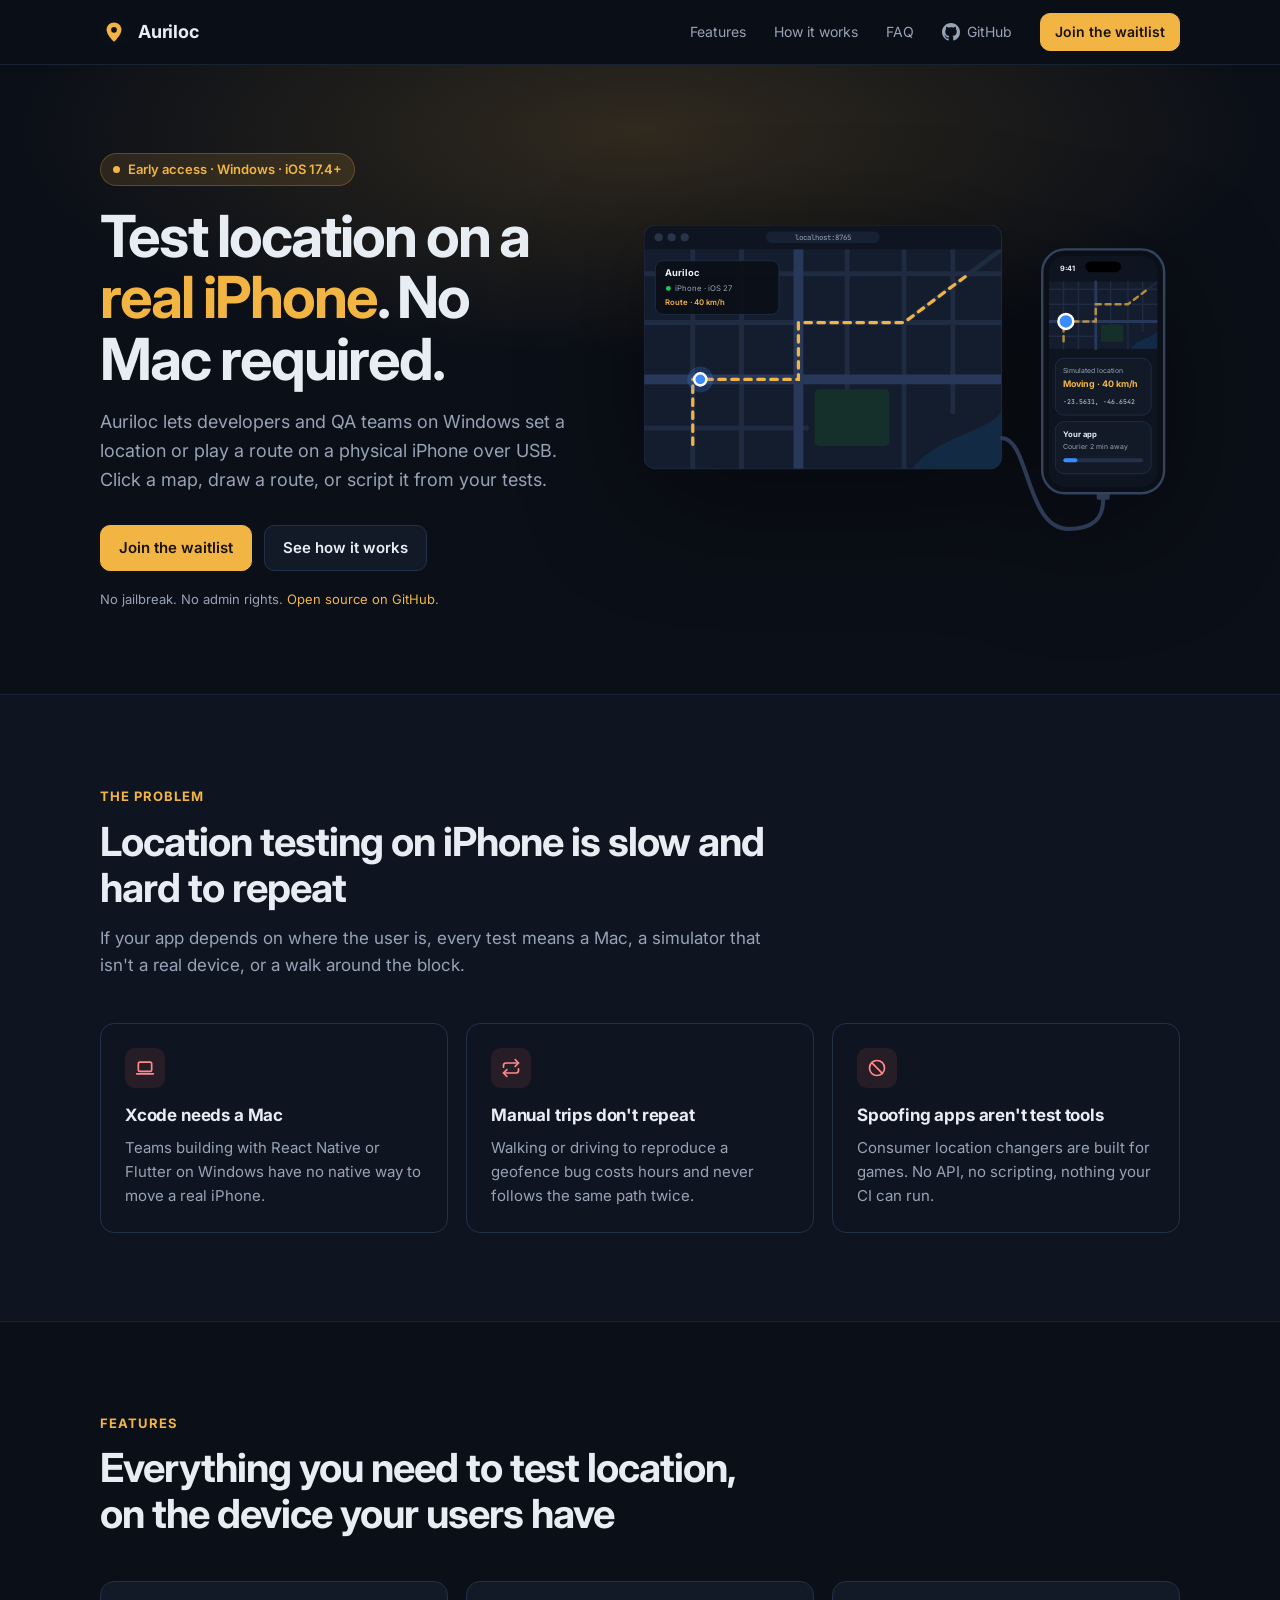
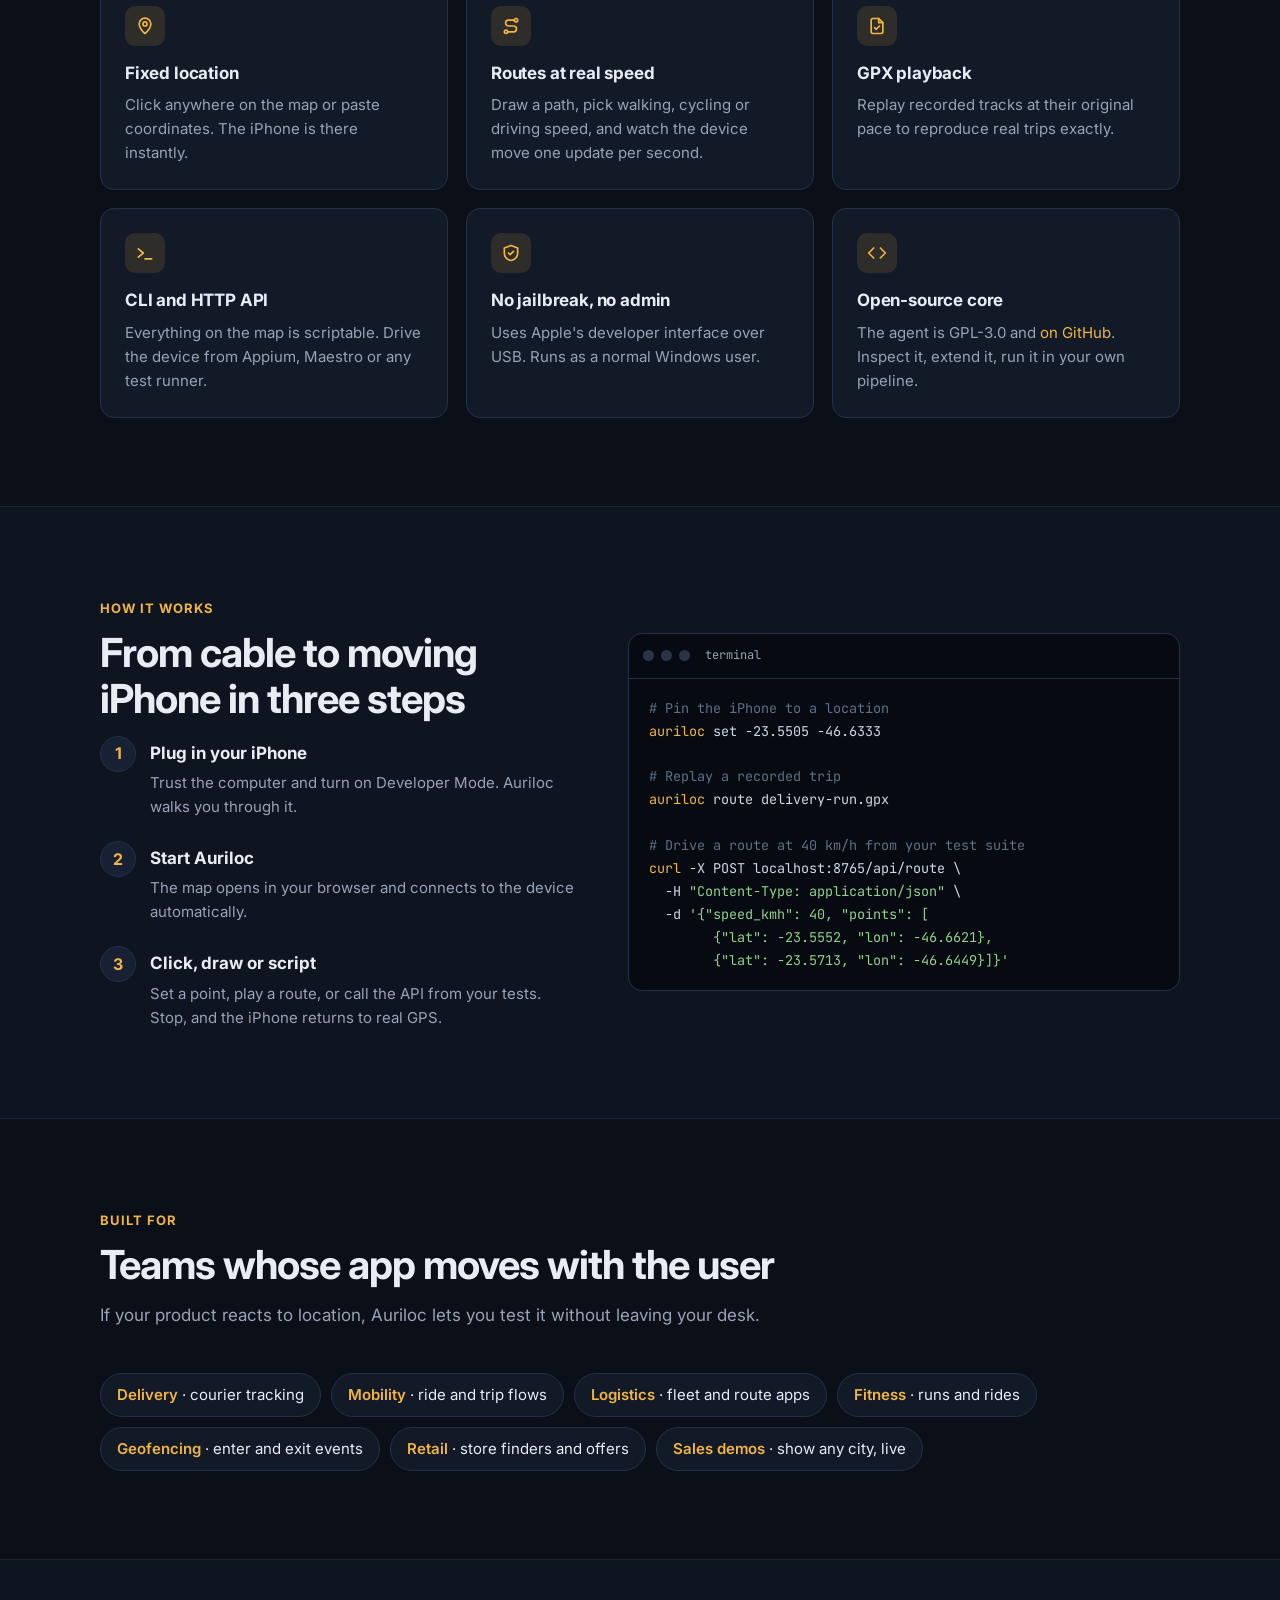
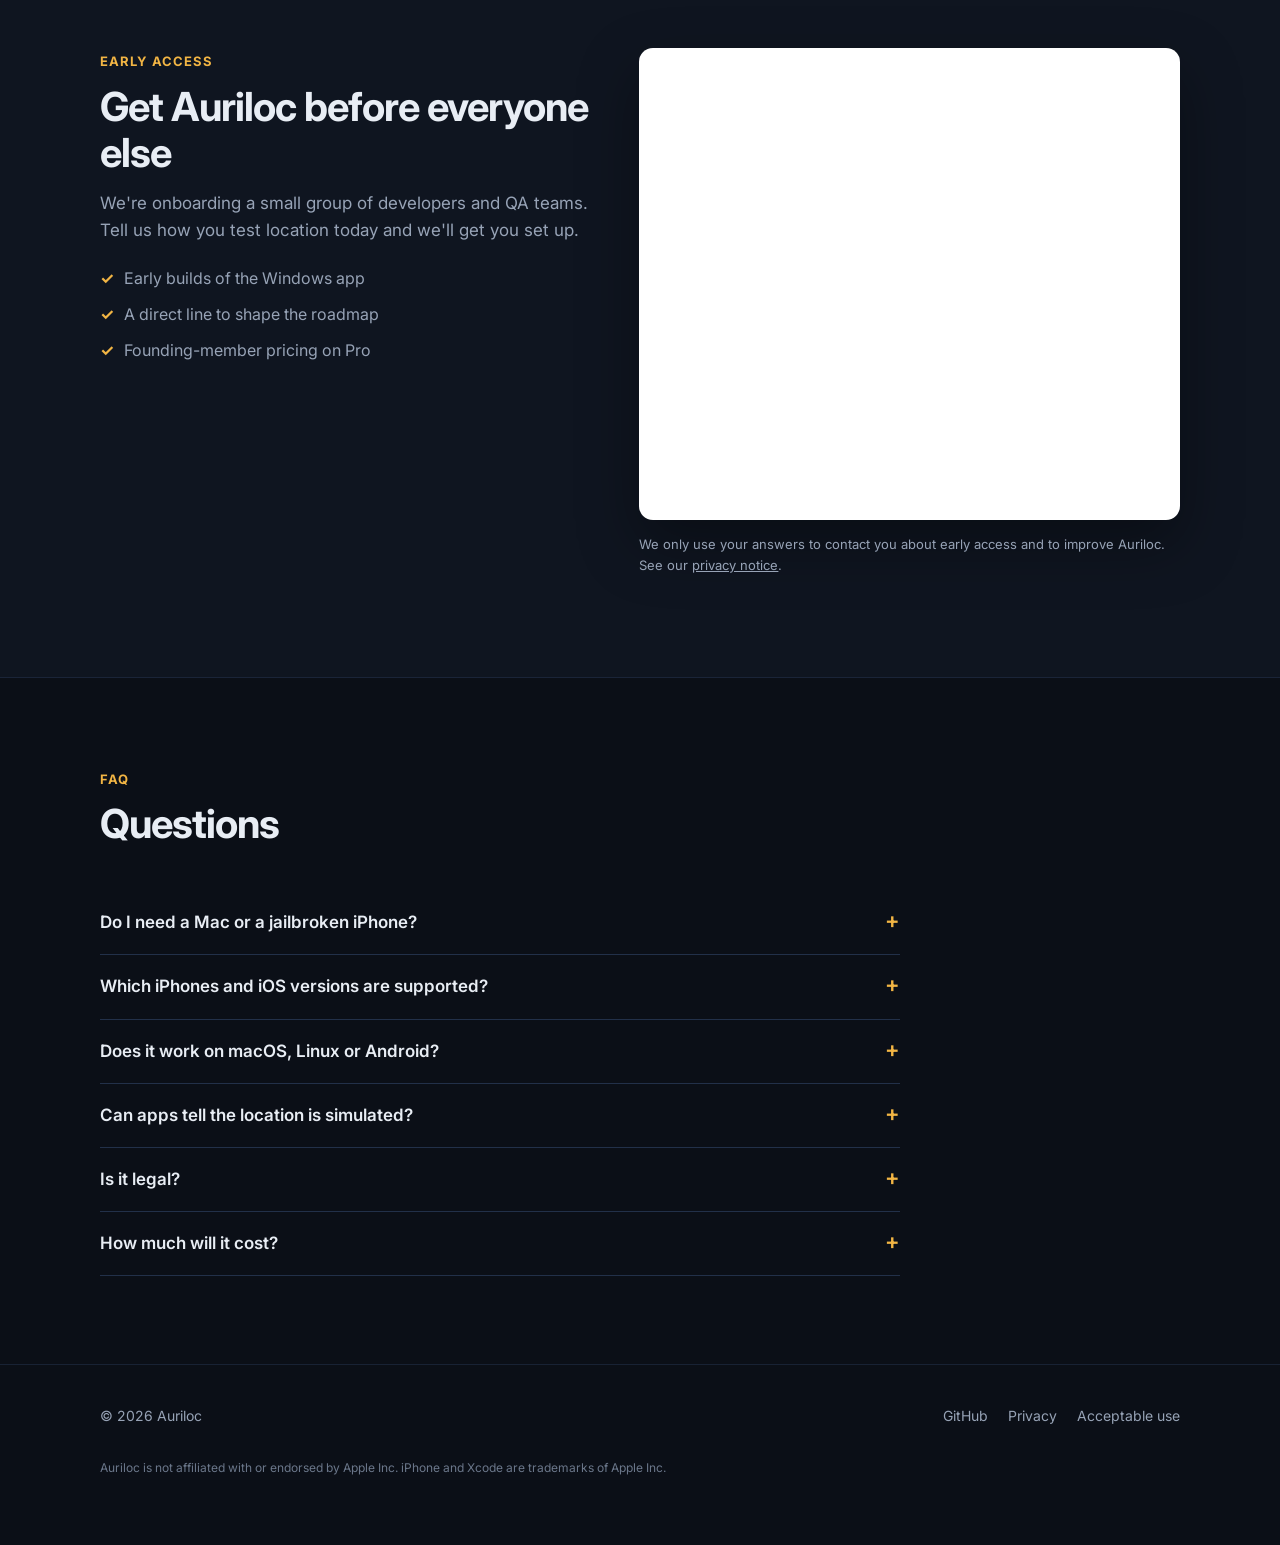
<file: site/index.html>
<!doctype html>
<html lang="en">
<head>
<meta charset="utf-8">
<meta name="viewport" content="width=device-width, initial-scale=1">
<title>Auriloc · Test location on a real iPhone, no Mac required</title>
<meta name="description" content="Auriloc lets developers and QA teams on Windows set a location or play a route on a real iPhone over USB, from a map, the command line or an HTTP API.">
<meta property="og:title" content="Auriloc · Test location on a real iPhone, no Mac required">
<meta property="og:description" content="Set a location or play a route on a real iPhone from Windows. Map, CLI and HTTP API.">
<meta property="og:type" content="website">
<meta name="theme-color" content="#0b0f17">
<link rel="icon" href="favicon.svg" type="image/svg+xml">
<link rel="preconnect" href="https://fonts.googleapis.com">
<link rel="preconnect" href="https://fonts.gstatic.com" crossorigin>
<link href="https://fonts.googleapis.com/css2?family=Inter:wght@400;500;600;700;800&family=JetBrains+Mono:wght@400;500&display=swap" rel="stylesheet">
<link rel="stylesheet" href="styles.css">
</head>
<body>

<header class="nav">
  <div class="container">
    <a class="brand" href="#top" aria-label="Auriloc home">
      <img src="favicon.svg" alt="" width="28" height="28">
      Auriloc
    </a>
    <nav class="nav-links">
      <a href="#features">Features</a>
      <a href="#how">How it works</a>
      <a href="#faq">FAQ</a>
      <a class="gh" href="https://github.com/gabrielmachadosantos98/auriloc" rel="noopener">
        <svg viewBox="0 0 16 16" width="18" height="18" fill="currentColor" aria-hidden="true"><path d="M8 0C3.58 0 0 3.58 0 8c0 3.54 2.29 6.53 5.47 7.59.4.07.55-.17.55-.38 0-.19-.01-.82-.01-1.49-2.01.37-2.53-.49-2.69-.94-.09-.23-.48-.94-.82-1.13-.28-.15-.68-.52-.01-.53.63-.01 1.08.58 1.23.82.72 1.21 1.87.87 2.33.66.07-.52.28-.87.51-1.07-1.78-.2-3.64-.89-3.64-3.95 0-.87.31-1.59.82-2.15-.08-.2-.36-1.02.08-2.12 0 0 .67-.21 2.2.82.64-.18 1.32-.27 2-.27.68 0 1.36.09 2 .27 1.53-1.04 2.2-.82 2.2-.82.44 1.1.16 1.92.08 2.12.51.56.82 1.27.82 2.15 0 3.07-1.87 3.75-3.65 3.95.29.25.54.73.54 1.48 0 1.07-.01 1.93-.01 2.2 0 .21.15.46.55.38A8.013 8.013 0 0016 8c0-4.42-3.58-8-8-8z"/></svg>
        GitHub
      </a>
      <a class="btn btn-primary btn-sm" href="#waitlist">Join the waitlist</a>
    </nav>
  </div>
</header>

<main id="top">
  <!-- ================= HERO ================= -->
  <section class="hero">
    <div class="container">
      <div>
        <span class="eyebrow"><span class="pulse"></span>Early access · Windows · iOS 17.4+</span>
        <h1>Test location on a <span class="accent">real iPhone</span>. No Mac required.</h1>
        <p class="lead">
          Auriloc lets developers and QA teams on Windows set a location or play a route on a
          physical iPhone over USB. Click a map, draw a route, or script it from your tests.
        </p>
        <div class="hero-cta">
          <a class="btn btn-primary" href="#waitlist">Join the waitlist</a>
          <a class="btn" href="#how">See how it works</a>
        </div>
        <p class="hero-note">No jailbreak. No admin rights.
          <a href="https://github.com/gabrielmachadosantos98/auriloc" rel="noopener">Open source on GitHub</a>.</p>
      </div>

      <svg class="hero-visual" viewBox="0 0 660 400" role="img"
           aria-label="The Auriloc map on a computer moves a dot along a route, and a connected iPhone shows the same simulated location">
        <defs>
          <clipPath id="winClip"><rect x="0" y="0" width="440" height="300" rx="14"/></clipPath>
          <clipPath id="phoneClip"><rect x="498" y="38" width="134" height="284" rx="20"/></clipPath>
          <path id="route" d="M60,240 L60,160 L190,160 L190,90 L320,90 L400,30"/>
          <g id="map">
            <rect width="440" height="270" fill="#141d2e"/>
            <rect x="210" y="172" width="92" height="70" rx="6" fill="#15302a"/>
            <path d="M330,270 C360,230 420,226 440,200 L440,270 Z" fill="#132a44"/>
            <g stroke="#1f2b41" stroke-width="6" stroke-linecap="round">
              <path d="M60,0 V270 M120,0 V270 M250,0 V170 M320,0 V270 M380,0 V200"/>
              <path d="M0,30 H440 M0,90 H440 M0,220 H200"/>
              <path d="M320,90 L440,0"/>
            </g>
            <g stroke="#28385a" stroke-width="12" stroke-linecap="round">
              <path d="M0,160 H440 M190,0 V270"/>
            </g>
          </g>
        </defs>

        <!-- computer window -->
        <g clip-path="url(#winClip)">
          <rect width="440" height="300" fill="#121a27"/>
          <g transform="translate(0,30)">
            <use href="#map"/>
            <use href="#route" fill="none" stroke="#f2b544" stroke-width="4" stroke-dasharray="8 8" stroke-linecap="round"/>
            <circle r="16" fill="#3b8bff" opacity=".22">
              <animateMotion dur="10s" repeatCount="indefinite"><mpath href="#route"/></animateMotion>
            </circle>
            <circle r="7.5" fill="#3b8bff" stroke="#fff" stroke-width="3">
              <animateMotion dur="10s" repeatCount="indefinite"><mpath href="#route"/></animateMotion>
            </circle>
          </g>
          <rect width="440" height="30" fill="#0f1520"/>
          <circle cx="18" cy="15" r="5" fill="#2a3448"/>
          <circle cx="34" cy="15" r="5" fill="#2a3448"/>
          <circle cx="50" cy="15" r="5" fill="#2a3448"/>
          <rect x="150" y="8" width="140" height="14" rx="7" fill="#172133"/>
          <text x="220" y="18.5" text-anchor="middle" fill="#97a3b6" font-size="9" font-family="JetBrains Mono, monospace">localhost:8765</text>
          <g>
            <rect x="14" y="44" width="152" height="66" rx="9" fill="#0b0f17" opacity=".94" stroke="#223049"/>
            <text x="26" y="63" fill="#e8edf4" font-size="11.5" font-weight="700">Auriloc</text>
            <circle cx="30" cy="78" r="3" fill="#22c55e"/>
            <text x="38" y="81.5" fill="#97a3b6" font-size="9.5">iPhone · iOS 27</text>
            <text x="26" y="99" fill="#f2b544" font-size="9.5" font-weight="600">Route · 40 km/h</text>
          </g>
        </g>
        <rect width="440" height="300" rx="14" fill="none" stroke="#223049"/>

        <!-- cable -->
        <path d="M440,262 C474,262 470,374 522,374 C552,374 565,362 565,338" fill="none" stroke="#2c3a54" stroke-width="5" stroke-linecap="round"/>
        <rect x="557" y="328" width="16" height="10" rx="2" fill="#2c3a54"/>

        <!-- iPhone -->
        <rect x="490" y="30" width="150" height="300" rx="28" fill="#0b0f17" stroke="#34445f" stroke-width="3"/>
        <g clip-path="url(#phoneClip)">
          <rect x="498" y="38" width="134" height="284" fill="#0f1520"/>
          <text x="512" y="57" fill="#e8edf4" font-size="9" font-weight="700">9:41</text>
          <rect x="543" y="45" width="44" height="13" rx="6.5" fill="#000"/>
          <g transform="translate(498,70) scale(0.3045)">
            <use href="#map"/>
            <use href="#route" fill="none" stroke="#f2b544" stroke-width="10" stroke-dasharray="20 20" stroke-linecap="round" opacity=".7"/>
            <circle r="30" fill="#3b8bff" stroke="#fff" stroke-width="10">
              <animateMotion dur="10s" repeatCount="indefinite"><mpath href="#route"/></animateMotion>
            </circle>
          </g>
          <rect x="506" y="164" width="118" height="70" rx="11" fill="#121a27" stroke="#223049"/>
          <text x="516" y="182" fill="#97a3b6" font-size="8.5">Simulated location</text>
          <text x="516" y="199" fill="#f2b544" font-size="11" font-weight="700">Moving · 40 km/h</text>
          <text x="516" y="220" fill="#cfd8e6" font-size="8" font-family="JetBrains Mono, monospace">-23.5631, -46.6542</text>
          <rect x="506" y="242" width="118" height="64" rx="11" fill="#121a27" stroke="#223049"/>
          <text x="516" y="261" fill="#e8edf4" font-size="9.5" font-weight="700">Your app</text>
          <text x="516" y="276" fill="#97a3b6" font-size="8.5">Courier 2 min away</text>
          <rect x="516" y="287" width="98" height="5" rx="2.5" fill="#223049"/>
          <rect x="516" y="287" width="0" height="5" rx="2.5" fill="#3b8bff">
            <animate attributeName="width" values="0;98" dur="10s" repeatCount="indefinite"/>
          </rect>
        </g>
      </svg>
    </div>
  </section>

  <!-- ================= PROBLEM ================= -->
  <section class="alt problem">
    <div class="container">
      <div class="section-head">
        <span class="kicker">The problem</span>
        <h2>Location testing on iPhone is slow and hard to repeat</h2>
        <p>If your app depends on where the user is, every test means a Mac, a simulator that
          isn't a real device, or a walk around the block.</p>
      </div>
      <div class="grid grid-3">
        <div class="card">
          <div class="icon"><svg viewBox="0 0 24 24" fill="none" stroke="currentColor" stroke-width="2" stroke-linecap="round" stroke-linejoin="round"><rect x="4" y="5" width="16" height="11" rx="2"/><path d="M2 19h20"/></svg></div>
          <h3>Xcode needs a Mac</h3>
          <p>Teams building with React Native or Flutter on Windows have no native way to move a real iPhone.</p>
        </div>
        <div class="card">
          <div class="icon"><svg viewBox="0 0 24 24" fill="none" stroke="currentColor" stroke-width="2" stroke-linecap="round" stroke-linejoin="round"><path d="M17 2l4 4-4 4"/><path d="M3 11V9a3 3 0 0 1 3-3h15"/><path d="M7 22l-4-4 4-4"/><path d="M21 13v2a3 3 0 0 1-3 3H3"/></svg></div>
          <h3>Manual trips don't repeat</h3>
          <p>Walking or driving to reproduce a geofence bug costs hours and never follows the same path twice.</p>
        </div>
        <div class="card">
          <div class="icon"><svg viewBox="0 0 24 24" fill="none" stroke="currentColor" stroke-width="2" stroke-linecap="round" stroke-linejoin="round"><circle cx="12" cy="12" r="9"/><path d="M5.6 5.6l12.8 12.8"/></svg></div>
          <h3>Spoofing apps aren't test tools</h3>
          <p>Consumer location changers are built for games. No API, no scripting, nothing your CI can run.</p>
        </div>
      </div>
    </div>
  </section>

  <!-- ================= FEATURES ================= -->
  <section id="features">
    <div class="container">
      <div class="section-head">
        <span class="kicker">Features</span>
        <h2>Everything you need to test location, on the device your users have</h2>
      </div>
      <div class="grid grid-3">
        <div class="card">
          <div class="icon"><svg viewBox="0 0 24 24" fill="none" stroke="currentColor" stroke-width="2" stroke-linecap="round" stroke-linejoin="round"><path d="M12 21s-7-6.1-7-11.5A7 7 0 0 1 19 9.5C19 14.9 12 21 12 21z"/><circle cx="12" cy="9.5" r="2.5"/></svg></div>
          <h3>Fixed location</h3>
          <p>Click anywhere on the map or paste coordinates. The iPhone is there instantly.</p>
        </div>
        <div class="card">
          <div class="icon"><svg viewBox="0 0 24 24" fill="none" stroke="currentColor" stroke-width="2" stroke-linecap="round" stroke-linejoin="round"><circle cx="6" cy="19" r="2"/><circle cx="18" cy="5" r="2"/><path d="M8 19h7a3.5 3.5 0 0 0 0-7H9a3.5 3.5 0 0 1 0-7h7"/></svg></div>
          <h3>Routes at real speed</h3>
          <p>Draw a path, pick walking, cycling or driving speed, and watch the device move one update per second.</p>
        </div>
        <div class="card">
          <div class="icon"><svg viewBox="0 0 24 24" fill="none" stroke="currentColor" stroke-width="2" stroke-linecap="round" stroke-linejoin="round"><path d="M14 3H7a2 2 0 0 0-2 2v14a2 2 0 0 0 2 2h10a2 2 0 0 0 2-2V8z"/><path d="M14 3v5h5"/><path d="M9 14l2 2 4-4"/></svg></div>
          <h3>GPX playback</h3>
          <p>Replay recorded tracks at their original pace to reproduce real trips exactly.</p>
        </div>
        <div class="card">
          <div class="icon"><svg viewBox="0 0 24 24" fill="none" stroke="currentColor" stroke-width="2" stroke-linecap="round" stroke-linejoin="round"><path d="M4 17l6-5-6-5"/><path d="M12 19h8"/></svg></div>
          <h3>CLI and HTTP API</h3>
          <p>Everything on the map is scriptable. Drive the device from Appium, Maestro or any test runner.</p>
        </div>
        <div class="card">
          <div class="icon"><svg viewBox="0 0 24 24" fill="none" stroke="currentColor" stroke-width="2" stroke-linecap="round" stroke-linejoin="round"><path d="M12 3l8 3v6c0 5-3.5 8-8 9-4.5-1-8-4-8-9V6z"/><path d="M9 12l2 2 4-4"/></svg></div>
          <h3>No jailbreak, no admin</h3>
          <p>Uses Apple's developer interface over USB. Runs as a normal Windows user.</p>
        </div>
        <div class="card">
          <div class="icon"><svg viewBox="0 0 24 24" fill="none" stroke="currentColor" stroke-width="2" stroke-linecap="round" stroke-linejoin="round"><path d="M8 6l-6 6 6 6"/><path d="M16 6l6 6-6 6"/></svg></div>
          <h3>Open-source core</h3>
          <p>The agent is GPL-3.0 and <a href="https://github.com/gabrielmachadosantos98/auriloc" rel="noopener">on GitHub</a>. Inspect it, extend it, run it in your own pipeline.</p>
        </div>
      </div>
    </div>
  </section>

  <!-- ================= HOW IT WORKS ================= -->
  <section id="how" class="alt">
    <div class="container how">
      <div>
        <span class="kicker">How it works</span>
        <h2>From cable to moving iPhone in three steps</h2>
        <ol class="steps">
          <li><span class="num">1</span><div><h3>Plug in your iPhone</h3><p>Trust the computer and turn on Developer Mode. Auriloc walks you through it.</p></div></li>
          <li><span class="num">2</span><div><h3>Start Auriloc</h3><p>The map opens in your browser and connects to the device automatically.</p></div></li>
          <li><span class="num">3</span><div><h3>Click, draw or script</h3><p>Set a point, play a route, or call the API from your tests. Stop, and the iPhone returns to real GPS.</p></div></li>
        </ol>
      </div>
      <div class="code">
        <div class="code-bar"><span></span><span></span><span></span><em>terminal</em></div>
<pre><span class="c"># Pin the iPhone to a location</span>
<span class="k">auriloc</span> set -23.5505 -46.6333

<span class="c"># Replay a recorded trip</span>
<span class="k">auriloc</span> route delivery-run.gpx

<span class="c"># Drive a route at 40 km/h from your test suite</span>
<span class="k">curl</span> -X POST localhost:8765/api/route \
  -H <span class="s">"Content-Type: application/json"</span> \
  -d <span class="s">'{"speed_kmh": 40, "points": [
        {"lat": -23.5552, "lon": -46.6621},
        {"lat": -23.5713, "lon": -46.6449}]}'</span></pre>
      </div>
    </div>
  </section>

  <!-- ================= USE CASES ================= -->
  <section>
    <div class="container">
      <div class="section-head">
        <span class="kicker">Built for</span>
        <h2>Teams whose app moves with the user</h2>
        <p>If your product reacts to location, Auriloc lets you test it without leaving your desk.</p>
      </div>
      <div class="chips">
        <span class="chip"><b>Delivery</b> · courier tracking</span>
        <span class="chip"><b>Mobility</b> · ride and trip flows</span>
        <span class="chip"><b>Logistics</b> · fleet and route apps</span>
        <span class="chip"><b>Fitness</b> · runs and rides</span>
        <span class="chip"><b>Geofencing</b> · enter and exit events</span>
        <span class="chip"><b>Retail</b> · store finders and offers</span>
        <span class="chip"><b>Sales demos</b> · show any city, live</span>
      </div>
    </div>
  </section>

  <!-- ================= WAITLIST ================= -->
  <section id="waitlist" class="alt">
    <div class="container waitlist">
      <div>
        <span class="kicker">Early access</span>
        <h2>Get Auriloc before everyone else</h2>
        <p style="color:var(--muted);font-size:17px;margin:0">
          We're onboarding a small group of developers and QA teams. Tell us how you test location
          today and we'll get you set up.
        </p>
        <ul class="perks">
          <li>Early builds of the Windows app</li>
          <li>A direct line to shape the roadmap</li>
          <li>Founding-member pricing on Pro</li>
        </ul>
      </div>
      <div>
        <div class="form-card" id="formCard">
          <div class="form-placeholder" id="formPlaceholder">
            <div><strong>The waitlist opens soon</strong>Check back in a few days.</div>
          </div>
        </div>
        <p class="form-legal">We only use your answers to contact you about early access and to improve
          Auriloc. See our <a href="privacy.html">privacy notice</a>.</p>
      </div>
    </div>
  </section>

  <!-- ================= FAQ ================= -->
  <section id="faq">
    <div class="container">
      <div class="section-head">
        <span class="kicker">FAQ</span>
        <h2>Questions</h2>
      </div>
      <div class="faq">
        <details>
          <summary>Do I need a Mac or a jailbroken iPhone?</summary>
          <p>No. Auriloc runs on Windows and uses Apple's developer interface over USB. You only need
            to turn on Developer Mode on the iPhone, which is a standard setting.</p>
        </details>
        <details>
          <summary>Which iPhones and iOS versions are supported?</summary>
          <p>Any iPhone running iOS 17.4 or later.</p>
        </details>
        <details>
          <summary>Does it work on macOS, Linux or Android?</summary>
          <p>Windows comes first. macOS and Linux are on the roadmap, and Android support is being
            considered. Tell us what you need in the waitlist form.</p>
        </details>
        <details>
          <summary>Can apps tell the location is simulated?</summary>
          <p>Yes. Since iOS 15, apps can detect simulated locations, and Auriloc doesn't try to hide
            it. That's fine for testing your own app, and it's why Auriloc isn't meant for
            fooling other apps.</p>
        </details>
        <details>
          <summary>Is it legal?</summary>
          <p>Simulating the location of your own device for development, testing and demos is a
            standard practice. Using it to deceive people or services, like faking check-ins or
            attendance, is prohibited. See the <a href="acceptable-use.html">acceptable use policy</a>.</p>
        </details>
        <details>
          <summary>How much will it cost?</summary>
          <p>The core agent is free and open source. A Pro plan for teams, with shared scenarios
            and CI integrations, is planned. Waitlist members get founding-member pricing.</p>
        </details>
      </div>
    </div>
  </section>
</main>

<footer>
  <div class="container">
    <span>© 2026 Auriloc</span>
    <nav>
      <a href="https://github.com/gabrielmachadosantos98/auriloc" rel="noopener">GitHub</a>
      <a href="privacy.html">Privacy</a>
      <a href="acceptable-use.html">Acceptable use</a>
    </nav>
    <p class="disclaimer">Auriloc is not affiliated with or endorsed by Apple Inc. iPhone and Xcode are trademarks of Apple Inc.</p>
  </div>
</footer>

<script>
  // Waitlist form (Tally). Paste the form ID from your share link, e.g. https://tally.so/r/wMd8xE -> 'wMd8xE'.
  const TALLY_FORM_ID = '2jPvWD';

  (function loadWaitlist() {
    if (!TALLY_FORM_ID) return;
    const card = document.getElementById('formCard');
    const src = `https://tally.so/embed/${TALLY_FORM_ID}?alignLeft=1&hideTitle=1&transparentBackground=1&dynamicHeight=1`;
    const iframe = document.createElement('iframe');
    iframe.dataset.tallySrc = src;
    iframe.loading = 'lazy';
    iframe.height = '420';
    iframe.title = 'Join the Auriloc waitlist';
    card.replaceChildren(iframe);

    const script = document.createElement('script');
    script.src = 'https://tally.so/widgets/embed.js';
    script.onload = () => window.Tally ? window.Tally.loadEmbeds() : (iframe.src = src);
    script.onerror = () => { iframe.src = src; };
    document.body.appendChild(script);
  })();
</script>
<!-- Cloudflare Web Analytics (cookie-free) -->
<script type="module" src="https://static.cloudflareinsights.com/beacon.min.js" data-cf-beacon='{"token": "4627a0f21c6b49f2b4297051bdf407b2"}'></script>
</body>
</html>
</file>
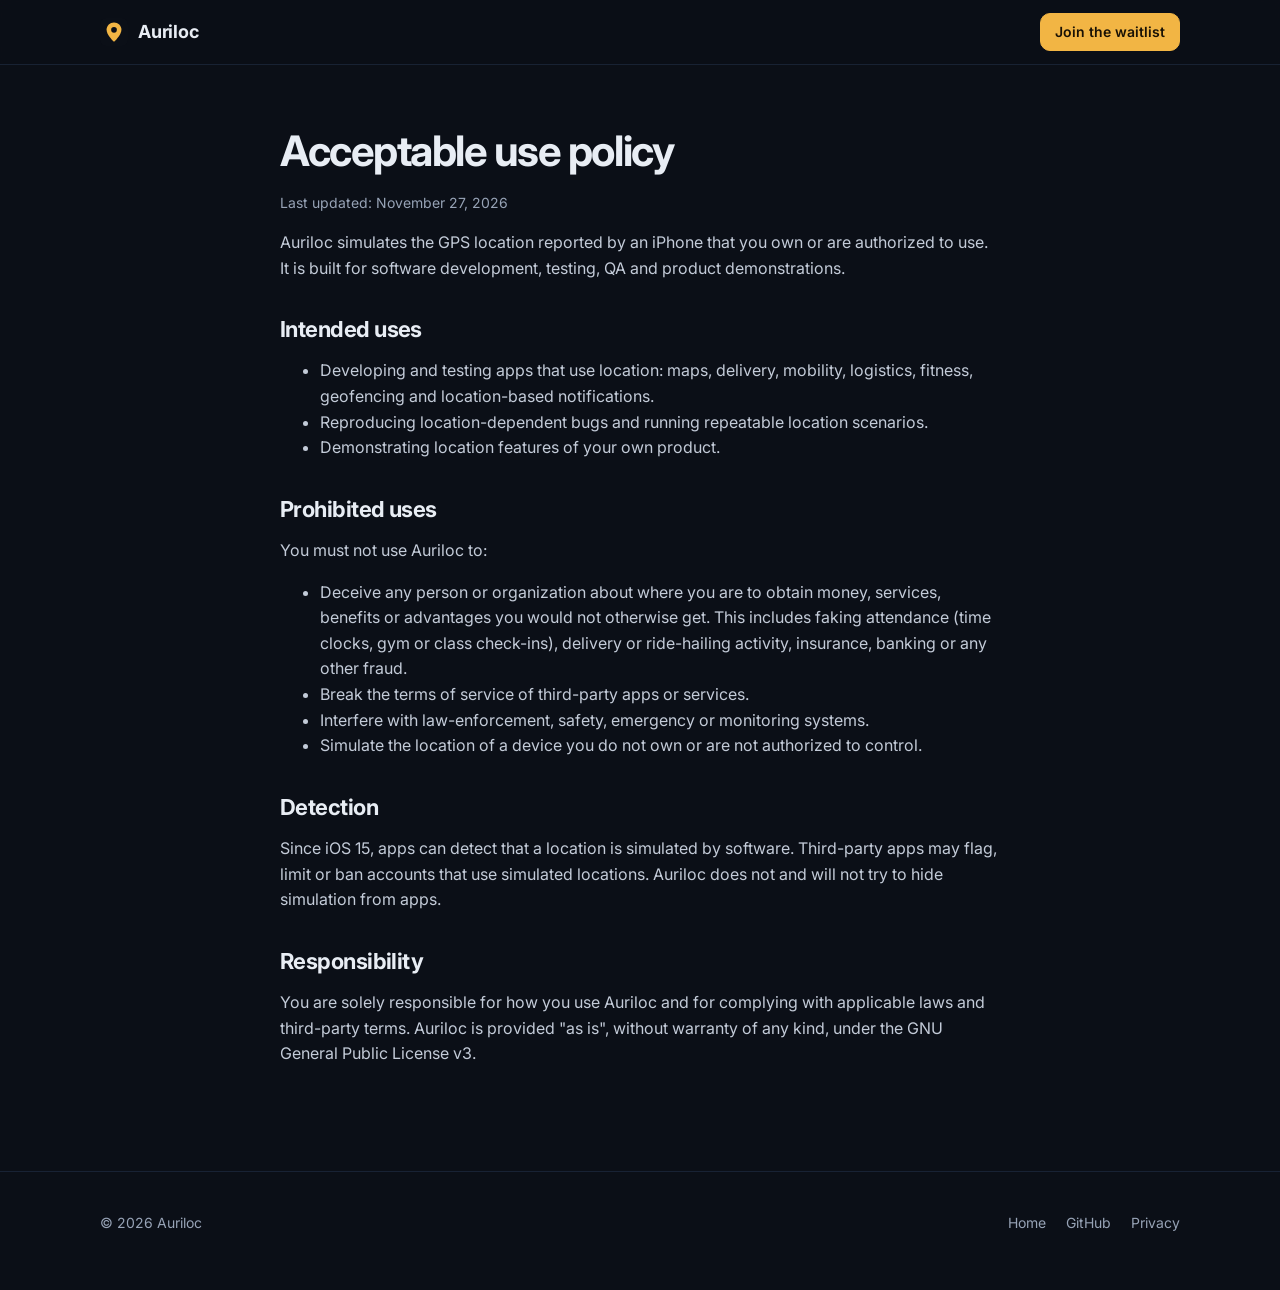
<file: site/acceptable-use.html>
<!doctype html>
<html lang="en">
<head>
<meta charset="utf-8">
<meta name="viewport" content="width=device-width, initial-scale=1">
<title>Acceptable use · Auriloc</title>
<meta name="description" content="What Auriloc may and may not be used for.">
<meta name="theme-color" content="#0b0f17">
<link rel="icon" href="favicon.svg" type="image/svg+xml">
<link rel="preconnect" href="https://fonts.googleapis.com">
<link rel="preconnect" href="https://fonts.gstatic.com" crossorigin>
<link href="https://fonts.googleapis.com/css2?family=Inter:wght@400;500;600;700;800&family=JetBrains+Mono:wght@400;500&display=swap" rel="stylesheet">
<link rel="stylesheet" href="styles.css">
</head>
<body>

<header class="nav">
  <div class="container">
    <a class="brand" href="index.html"><img src="favicon.svg" alt="" width="28" height="28">Auriloc</a>
    <nav class="nav-links"><a class="btn btn-primary btn-sm" href="index.html#waitlist">Join the waitlist</a></nav>
  </div>
</header>

<main class="container legal">
  <h1>Acceptable use policy</h1>
  <p class="updated">Last updated: November 27, 2026</p>

  <p>Auriloc simulates the GPS location reported by an iPhone that you own or are authorized
    to use. It is built for software development, testing, QA and product demonstrations.</p>

  <h2>Intended uses</h2>
  <ul>
    <li>Developing and testing apps that use location: maps, delivery, mobility, logistics,
      fitness, geofencing and location-based notifications.</li>
    <li>Reproducing location-dependent bugs and running repeatable location scenarios.</li>
    <li>Demonstrating location features of your own product.</li>
  </ul>

  <h2>Prohibited uses</h2>
  <p>You must not use Auriloc to:</p>
  <ul>
    <li>Deceive any person or organization about where you are to obtain money, services,
      benefits or advantages you would not otherwise get. This includes faking attendance (time
      clocks, gym or class check-ins), delivery or ride-hailing activity, insurance, banking or
      any other fraud.</li>
    <li>Break the terms of service of third-party apps or services.</li>
    <li>Interfere with law-enforcement, safety, emergency or monitoring systems.</li>
    <li>Simulate the location of a device you do not own or are not authorized to control.</li>
  </ul>

  <h2>Detection</h2>
  <p>Since iOS 15, apps can detect that a location is simulated by software. Third-party apps
    may flag, limit or ban accounts that use simulated locations. Auriloc does not and will not
    try to hide simulation from apps.</p>

  <h2>Responsibility</h2>
  <p>You are solely responsible for how you use Auriloc and for complying with applicable laws
    and third-party terms. Auriloc is provided "as is", without warranty of any kind, under the
    GNU General Public License v3.</p>
</main>

<footer>
  <div class="container">
    <span>© 2026 Auriloc</span>
    <nav><a href="index.html">Home</a><a href="https://github.com/gabrielmachadosantos98/auriloc" rel="noopener">GitHub</a><a href="privacy.html">Privacy</a></nav>
  </div>
</footer>
<!-- Cloudflare Web Analytics (cookie-free) -->
<script type="module" src="https://static.cloudflareinsights.com/beacon.min.js" data-cf-beacon='{"token": "4627a0f21c6b49f2b4297051bdf407b2"}'></script>
</body>
</html>
</file>
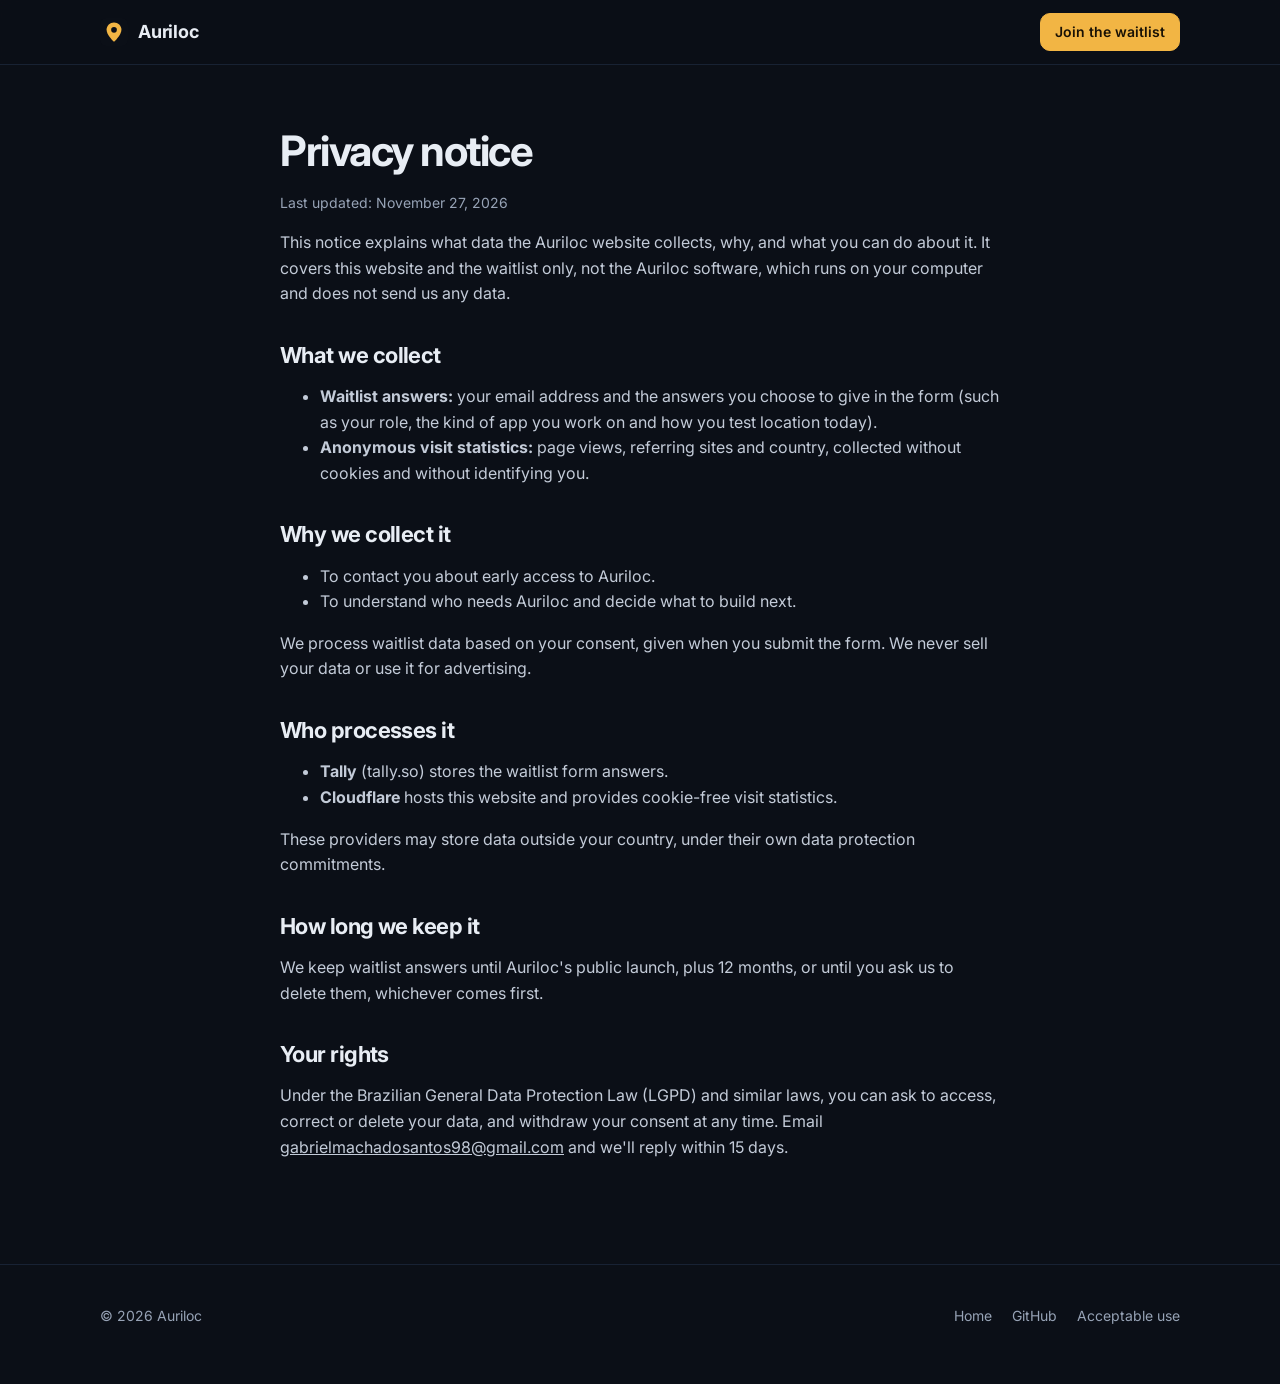
<file: site/privacy.html>
<!doctype html>
<html lang="en">
<head>
<meta charset="utf-8">
<meta name="viewport" content="width=device-width, initial-scale=1">
<title>Privacy notice · Auriloc</title>
<meta name="description" content="How the Auriloc website collects and uses your data.">
<meta name="theme-color" content="#0b0f17">
<link rel="icon" href="favicon.svg" type="image/svg+xml">
<link rel="preconnect" href="https://fonts.googleapis.com">
<link rel="preconnect" href="https://fonts.gstatic.com" crossorigin>
<link href="https://fonts.googleapis.com/css2?family=Inter:wght@400;500;600;700;800&family=JetBrains+Mono:wght@400;500&display=swap" rel="stylesheet">
<link rel="stylesheet" href="styles.css">
</head>
<body>

<header class="nav">
  <div class="container">
    <a class="brand" href="index.html"><img src="favicon.svg" alt="" width="28" height="28">Auriloc</a>
    <nav class="nav-links"><a class="btn btn-primary btn-sm" href="index.html#waitlist">Join the waitlist</a></nav>
  </div>
</header>

<main class="container legal">
  <h1>Privacy notice</h1>
  <p class="updated">Last updated: November 27, 2026</p>

  <p>This notice explains what data the Auriloc website collects, why, and what you can do
    about it. It covers this website and the waitlist only, not the Auriloc software, which runs
    on your computer and does not send us any data.</p>

  <h2>What we collect</h2>
  <ul>
    <li><strong>Waitlist answers:</strong> your email address and the answers you choose to give
      in the form (such as your role, the kind of app you work on and how you test location
      today).</li>
    <li><strong>Anonymous visit statistics:</strong> page views, referring sites and country,
      collected without cookies and without identifying you.</li>
  </ul>

  <h2>Why we collect it</h2>
  <ul>
    <li>To contact you about early access to Auriloc.</li>
    <li>To understand who needs Auriloc and decide what to build next.</li>
  </ul>
  <p>We process waitlist data based on your consent, given when you submit the form. We never
    sell your data or use it for advertising.</p>

  <h2>Who processes it</h2>
  <ul>
    <li><strong>Tally</strong> (tally.so) stores the waitlist form answers.</li>
    <li><strong>Cloudflare</strong> hosts this website and provides cookie-free visit statistics.</li>
  </ul>
  <p>These providers may store data outside your country, under their own data protection
    commitments.</p>

  <h2>How long we keep it</h2>
  <p>We keep waitlist answers until Auriloc's public launch, plus 12 months, or until you ask us
    to delete them, whichever comes first.</p>

  <h2>Your rights</h2>
  <p>Under the Brazilian General Data Protection Law (LGPD) and similar laws, you can ask to
    access, correct or delete your data, and withdraw your consent at any time. Email
    <a href="mailto:gabrielmachadosantos98@gmail.com">gabrielmachadosantos98@gmail.com</a> and we'll reply within 15 days.</p>
</main>

<footer>
  <div class="container">
    <span>© 2026 Auriloc</span>
    <nav><a href="index.html">Home</a><a href="https://github.com/gabrielmachadosantos98/auriloc" rel="noopener">GitHub</a><a href="acceptable-use.html">Acceptable use</a></nav>
  </div>
</footer>
<!-- Cloudflare Web Analytics (cookie-free) -->
<script type="module" src="https://static.cloudflareinsights.com/beacon.min.js" data-cf-beacon='{"token": "4627a0f21c6b49f2b4297051bdf407b2"}'></script>
</body>
</html>
</file>
<file: site/styles.css>
:root {
  --bg: #0b0f17;
  --bg-2: #0f1520;
  --card: #121a27;
  --card-2: #172133;
  --border: #223049;
  --fg: #e8edf4;
  --muted: #97a3b6;
  --gold: #f2b544;
  --gold-soft: rgba(242, 181, 68, 0.12);
  --blue: #3b8bff;
  --radius: 14px;
  --max: 1120px;
  --mono: "JetBrains Mono", ui-monospace, SFMono-Regular, Consolas, monospace;
}

* { box-sizing: border-box; }
html { scroll-behavior: smooth; }
body {
  margin: 0;
  background: var(--bg);
  color: var(--fg);
  font: 16px/1.6 Inter, system-ui, -apple-system, "Segoe UI", Roboto, sans-serif;
  -webkit-font-smoothing: antialiased;
}
a { color: inherit; }
img, svg { display: block; max-width: 100%; }

.container { width: 100%; max-width: var(--max); margin: 0 auto; padding: 0 20px; }

/* ---------- nav ---------- */
.nav {
  position: sticky; top: 0; z-index: 10;
  background: rgba(11, 15, 23, 0.82);
  backdrop-filter: saturate(140%) blur(10px);
  border-bottom: 1px solid rgba(34, 48, 73, 0.6);
}
.nav .container { display: flex; align-items: center; justify-content: space-between; height: 64px; gap: 16px; }
.brand { display: flex; align-items: center; gap: 10px; font-weight: 700; font-size: 18px; text-decoration: none; letter-spacing: -0.01em; }
.brand svg { width: 28px; height: 28px; }
.nav-links { display: flex; align-items: center; gap: 28px; font-size: 14px; color: var(--muted); }
.nav-links a { text-decoration: none; }
.nav-links a:hover { color: var(--fg); }
.nav-links a.gh { display: inline-flex; align-items: center; gap: 7px; }
.hero-note a, .card p a { color: var(--gold); text-decoration: none; }
.hero-note a:hover, .card p a:hover { text-decoration: underline; }
@media (max-width: 760px) { .nav-links a:not(.btn) { display: none; } }

/* ---------- buttons ---------- */
.btn {
  display: inline-flex; align-items: center; justify-content: center; gap: 8px;
  padding: 10px 18px; border-radius: 10px; border: 1px solid var(--border);
  font: inherit; font-size: 15px; font-weight: 600; text-decoration: none; cursor: pointer;
  background: var(--card); color: var(--fg); transition: transform .15s, background .15s, border-color .15s;
}
.btn:hover { border-color: #33476b; transform: translateY(-1px); }
.btn-primary { background: var(--gold); border-color: var(--gold); color: #1a1205; }
.btn-primary:hover { background: #ffc65c; border-color: #ffc65c; }
.btn-sm { padding: 7px 14px; font-size: 14px; }

/* ---------- hero ---------- */
.hero { position: relative; padding: 88px 0 72px; overflow: hidden; }
.hero::before {
  content: ""; position: absolute; inset: -40% -20% auto; height: 640px; pointer-events: none;
  background: radial-gradient(closest-side, rgba(242, 181, 68, 0.16), transparent 70%);
}
.hero .container { position: relative; display: grid; grid-template-columns: 1fr 1.1fr; gap: 56px; align-items: center; }
@media (max-width: 920px) { .hero .container { grid-template-columns: 1fr; gap: 40px; } .hero { padding-top: 56px; } }
.eyebrow {
  display: inline-flex; align-items: center; gap: 8px; padding: 5px 12px; border-radius: 999px;
  background: var(--gold-soft); color: var(--gold); font-size: 13px; font-weight: 600;
  border: 1px solid rgba(242, 181, 68, 0.25);
}
.eyebrow .pulse { width: 7px; height: 7px; border-radius: 50%; background: var(--gold); box-shadow: 0 0 0 0 rgba(242, 181, 68, .6); animation: pulse 2s infinite; }
@keyframes pulse { 70% { box-shadow: 0 0 0 8px rgba(242, 181, 68, 0); } 100% { box-shadow: 0 0 0 0 rgba(242, 181, 68, 0); } }
h1 { font-size: clamp(36px, 5.4vw, 58px); line-height: 1.06; letter-spacing: -0.035em; margin: 20px 0 18px; }
h1 .accent { color: var(--gold); }
.lead { font-size: 18px; color: var(--muted); max-width: 520px; margin: 0 0 30px; }
.hero-cta { display: flex; flex-wrap: wrap; gap: 12px; }
.hero-note { margin-top: 18px; font-size: 13px; color: var(--muted); }
.hero-visual { width: 100%; filter: drop-shadow(0 30px 60px rgba(0, 0, 0, .45)); }

/* ---------- sections ---------- */
section { padding: 88px 0; scroll-margin-top: 64px; }
section.alt { background: var(--bg-2); border-top: 1px solid rgba(34, 48, 73, .6); border-bottom: 1px solid rgba(34, 48, 73, .6); }
.section-head { max-width: 680px; margin-bottom: 44px; }
.kicker { color: var(--gold); font-size: 13px; font-weight: 700; letter-spacing: .08em; text-transform: uppercase; }
h2 { font-size: clamp(28px, 3.6vw, 40px); line-height: 1.15; letter-spacing: -0.025em; margin: 10px 0 14px; }
.section-head p { color: var(--muted); font-size: 17px; margin: 0; }

.grid { display: grid; gap: 18px; }
.grid-3 { grid-template-columns: repeat(3, 1fr); }
@media (max-width: 920px) { .grid-3 { grid-template-columns: 1fr 1fr; } }
@media (max-width: 620px) { .grid-3 { grid-template-columns: 1fr; } }

.card { background: var(--card); border: 1px solid var(--border); border-radius: var(--radius); padding: 24px; }
.card h3 { font-size: 17px; margin: 14px 0 6px; letter-spacing: -0.01em; }
.card p { color: var(--muted); margin: 0; font-size: 15px; }
.icon { width: 40px; height: 40px; border-radius: 10px; display: grid; place-items: center; background: var(--gold-soft); color: var(--gold); }
.icon svg { width: 20px; height: 20px; }
.problem .card { background: transparent; }
.problem .icon { background: rgba(255, 99, 99, .1); color: #ff8a8a; }

/* ---------- how it works ---------- */
.how { display: grid; grid-template-columns: 1fr 1.15fr; gap: 48px; align-items: center; }
@media (max-width: 920px) { .how { grid-template-columns: 1fr; } }
.steps { list-style: none; margin: 0; padding: 0; display: flex; flex-direction: column; gap: 22px; }
.steps li { display: grid; grid-template-columns: 36px 1fr; gap: 14px; }
.steps .num { width: 36px; height: 36px; border-radius: 50%; display: grid; place-items: center; background: var(--card-2); border: 1px solid var(--border); font-weight: 700; color: var(--gold); }
.steps h3 { margin: 4px 0 4px; font-size: 17px; }
.steps p { margin: 0; color: var(--muted); font-size: 15px; }

.code { background: #070a10; border: 1px solid var(--border); border-radius: var(--radius); overflow: hidden; }
.code-bar { display: flex; align-items: center; gap: 7px; padding: 12px 14px; border-bottom: 1px solid var(--border); }
.code-bar span { width: 11px; height: 11px; border-radius: 50%; background: #2a3448; }
.code-bar em { margin-left: 8px; font-style: normal; font-size: 12px; color: var(--muted); font-family: var(--mono); }
.code pre { margin: 0; padding: 18px 20px; overflow-x: auto; font: 13.5px/1.7 var(--mono); color: #cfd8e6; }
.code .c { color: #5f6f88; }
.code .k { color: var(--gold); }
.code .s { color: #8fd18f; }

/* ---------- use cases ---------- */
.chips { display: flex; flex-wrap: wrap; gap: 10px; }
.chip { padding: 9px 16px; border-radius: 999px; background: var(--card); border: 1px solid var(--border); font-size: 15px; }
.chip b { color: var(--gold); font-weight: 600; }

/* ---------- waitlist ---------- */
.waitlist { display: grid; grid-template-columns: 1fr 1.1fr; gap: 48px; align-items: start; }
@media (max-width: 920px) { .waitlist { grid-template-columns: 1fr; } }
.perks { list-style: none; padding: 0; margin: 22px 0 0; display: flex; flex-direction: column; gap: 10px; color: var(--muted); }
.perks li { display: flex; gap: 10px; align-items: flex-start; }
.perks li::before { content: "✓"; color: var(--gold); font-weight: 700; }
.form-card { background: #ffffff; color: #111827; border-radius: var(--radius); padding: 22px; min-height: 220px; box-shadow: 0 24px 60px rgba(0, 0, 0, .35); }
.form-card iframe { border: 0; width: 100%; }
.form-placeholder { display: grid; place-items: center; text-align: center; min-height: 220px; color: #4b5563; }
.form-placeholder strong { display: block; color: #111827; font-size: 18px; margin-bottom: 6px; }
.form-legal { font-size: 13px; color: var(--muted); margin-top: 14px; }

/* ---------- faq ---------- */
.faq { max-width: 800px; }
.faq details { border-bottom: 1px solid var(--border); padding: 18px 0; }
.faq summary { cursor: pointer; font-weight: 600; font-size: 17px; list-style: none; display: flex; justify-content: space-between; gap: 16px; }
.faq summary::-webkit-details-marker { display: none; }
.faq summary::after { content: "+"; color: var(--gold); font-size: 22px; line-height: 1; transition: transform .2s; }
.faq details[open] summary::after { transform: rotate(45deg); }
.faq details p { color: var(--muted); margin: 12px 0 0; }

/* ---------- footer ---------- */
footer { padding: 40px 0 56px; border-top: 1px solid rgba(34, 48, 73, .6); color: var(--muted); font-size: 14px; }
footer .container { display: flex; flex-wrap: wrap; justify-content: space-between; gap: 18px; }
footer nav { display: flex; gap: 20px; }
footer a { text-decoration: none; }
footer a:hover { color: var(--fg); }
.disclaimer { width: 100%; font-size: 12px; color: #6b778a; }

/* ---------- legal pages ---------- */
.legal { max-width: 760px; padding: 64px 20px 88px; }
.legal h1 { font-size: clamp(30px, 4vw, 42px); margin-top: 0; }
.legal h2 { font-size: 22px; margin-top: 36px; }
.legal p, .legal li { color: #c3cbd8; }
.legal .updated { color: var(--muted); font-size: 14px; }
.todo { background: rgba(242, 181, 68, .15); color: var(--gold); padding: 1px 6px; border-radius: 4px; font-family: var(--mono); font-size: .9em; }

@media (prefers-reduced-motion: reduce) {
  html { scroll-behavior: auto; }
  .eyebrow .pulse { animation: none; }
}
</file>
